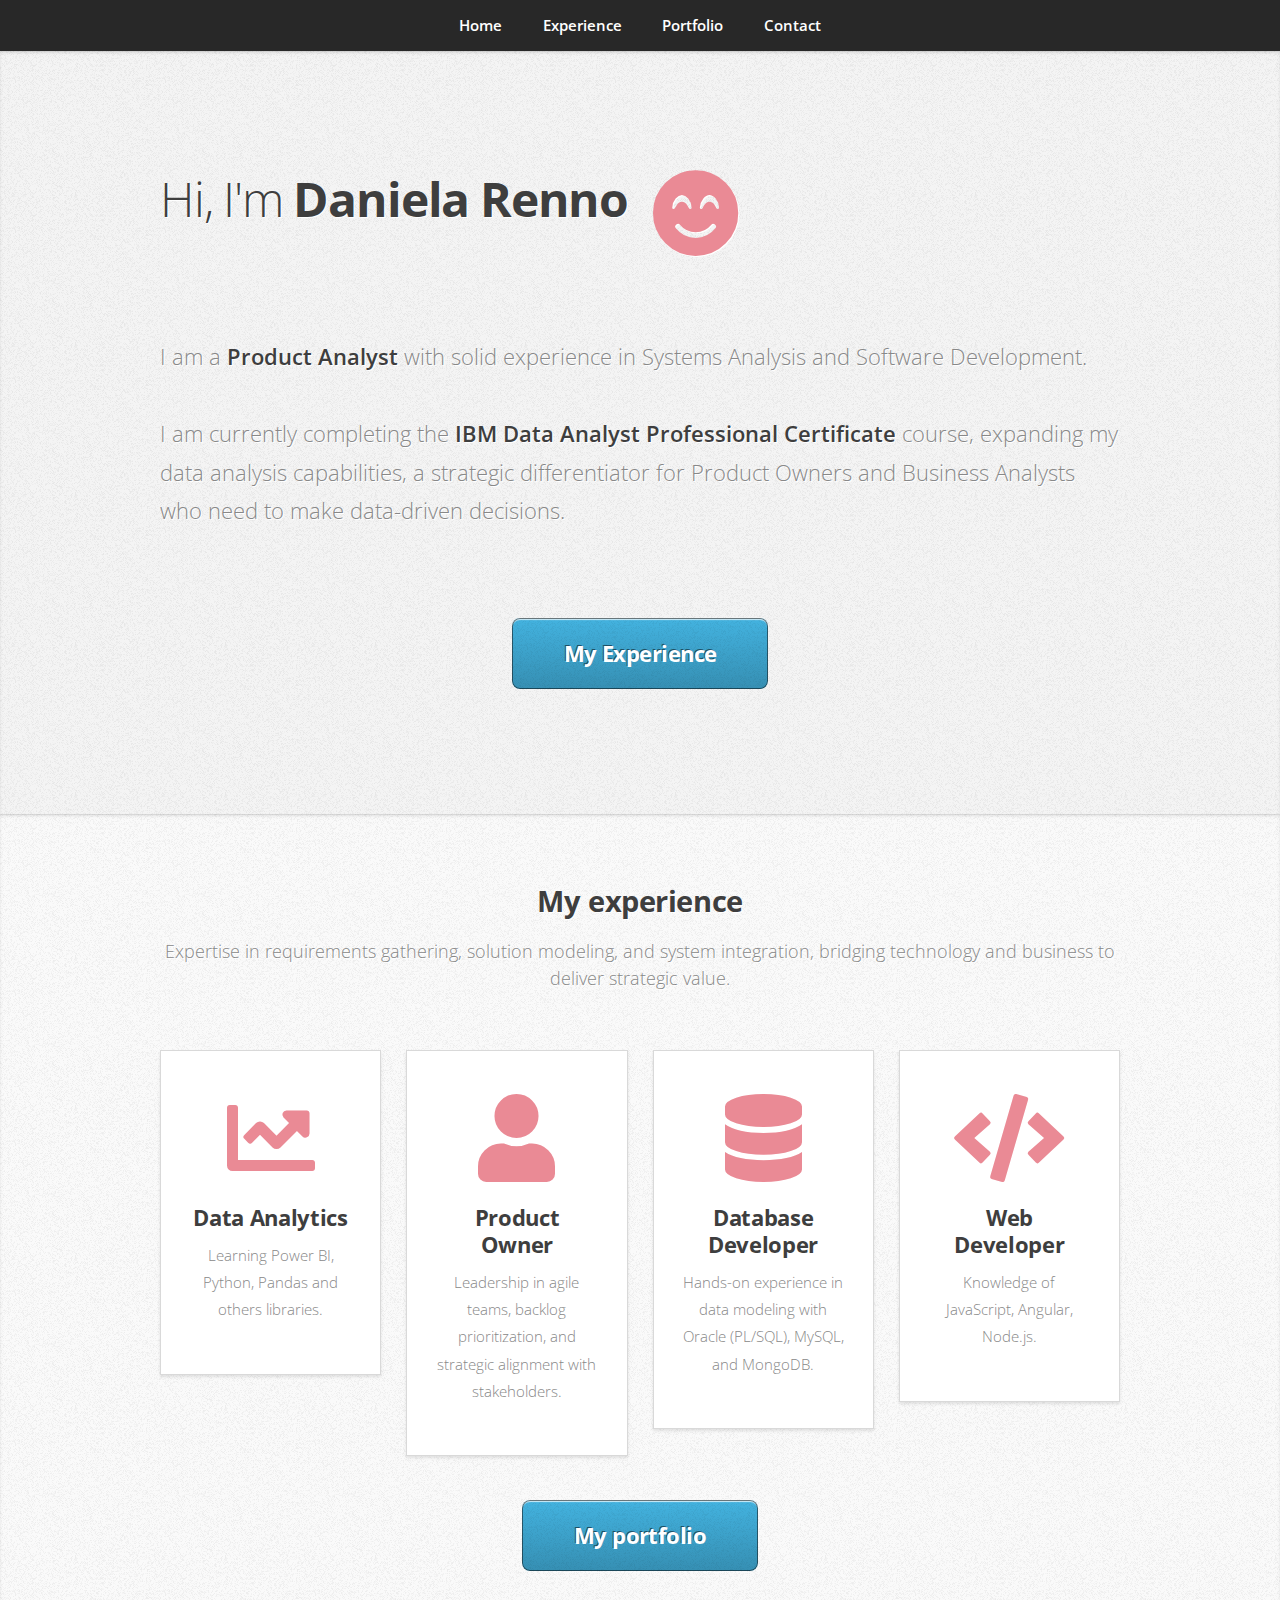
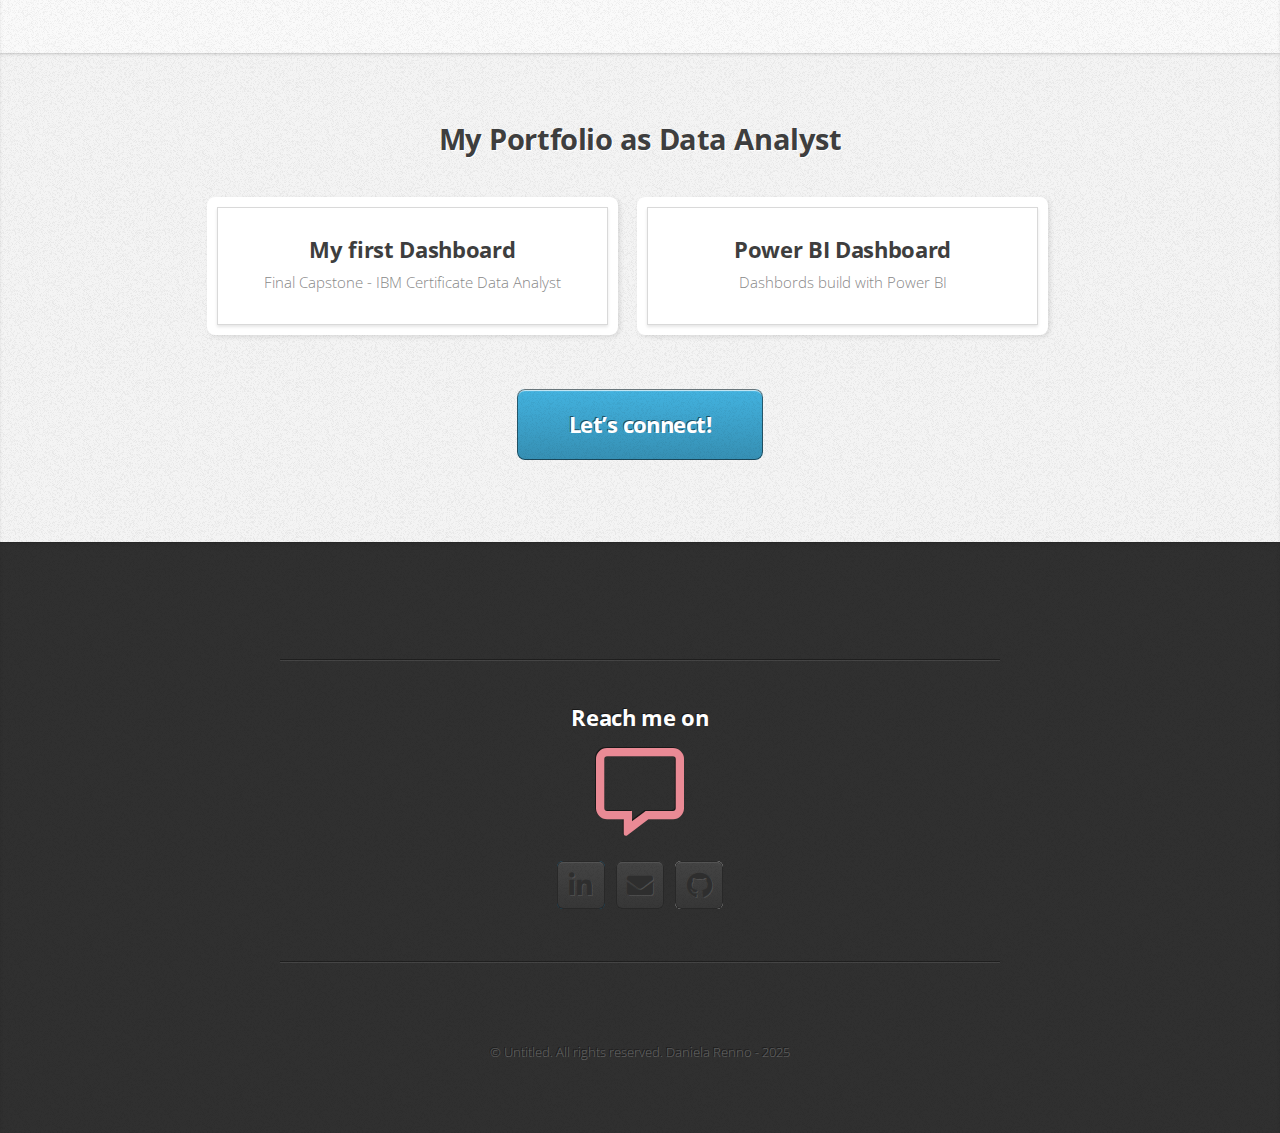
<file: index.html>
<!DOCTYPE HTML>
<!--
	Miniport by HTML5 UP
	html5up.net | @ajlkn
	Free for personal and commercial use under the CCA 3.0 license (html5up.net/license)
-->
<html>

<head>
	<title>Daniela Renno - Data Analyst</title>
	<meta charset="utf-8" />
	<meta name="viewport" content="width=device-width, initial-scale=1, user-scalable=no" />
	<link rel="stylesheet" href="assets/css/main.css" />
	<link rel="stylesheet" href="assets/css/style.css" />
</head>

<body class="is-preload">

	<!-- Nav -->
	<nav id="nav">
		<ul class="container">
			<li><a href="#top">Home</a></li>
			<li><a href="#work">Experience</a></li>
			<li><a href="#portfolio">Portfolio</a></li>
			<li><a href="#contact">Contact</a></li>
		</ul>
	</nav>

	<!-- Home -->
	<article id="top" class="wrapper style3">
		<div class="container ">
			<header>
				<div class="row">
					<h1>Hi, I'm <strong>Daniela Renno</strong> </h1>
					<span class="icon solid featured fa-smile-beam"></span>
				</div>

			</header>
			<div class="row">
				<p>
					I am a <b>Product Analyst</b> with solid experience in Systems Analysis and Software Development.
					<br><br>
					I am currently completing the <b>IBM Data Analyst Professional Certificate</b> course, expanding my
					data analysis capabilities, a strategic differentiator for Product Owners and Business Analysts who
					need
					to make data-driven decisions.
				</p>
				<!-- <p><a href="https://www.linkedin.com/in/danielarenno/">My LinkedIn</a>  </p> -->
			</div>

			<footer>
				<a href="#work" class="button large scrolly">My Experience</a>
			</footer>

		</div>
	</article>

	<!-- Work -->
	<article id="work" class="wrapper style2">
		<div class="container">
			<header>
				<h2>My experience</h2>
				<p>Expertise in requirements gathering, solution modeling, and system integration, bridging technology
					and business to deliver strategic value.</p>
			</header>
			<div class="row aln-center">
				<div class="col-3 col-6-medium col-12-small">
					<section class="box style1">
						<span class="icon solid featured fa-chart-line"></span>
						<h3>Data Analytics</h3>
						<p>Learning Power BI, Python, Pandas and others libraries.</p>
					</section>
				</div>

				<div class="col-3 col-6-medium col-12-small">
					<section class="box style1">
						<span class="icon solid featured fa-user"></span>
						<h3>Product Owner</h3>
						<p>Leadership in agile teams, backlog prioritization, and strategic alignment with stakeholders.
						</p>
					</section>
				</div>

				<div class="col-3 col-6-medium col-12-small">
					<section class="box style1">
						<span class="icon solid featured fa-database"></span>
						<!-- <span class="icon featured fa-comments"></span> -->
						<h3>Database Developer</h3>
						<p>Hands-on experience in data modeling with Oracle (PL/SQL), MySQL, and MongoDB.</p>
					</section>
				</div>

				<div class="col-3 col-6-medium col-12-small">
					<section class="box style1">
						<span class="icon solid featured fa-code"></span>
						<h3>Web Developer</h3>
						<p>Knowledge of JavaScript, Angular, Node.js.</p>
					</section>
				</div>
			</div>
			<footer>
				<a href="#portfolio" class="button large scrolly">My portfolio</a>
			</footer>
		</div>
	</article>

	<!-- Portfolio -->
	<article id="portfolio" class="wrapper style3">
		<div class="container">
			<header>
				<h2>My Portfolio as Data Analyst</h2>
				<!-- <p>Proin odio consequat sapien vestibulum consequat lorem dolore feugiat.</p> -->
			</header>
			<div class="row aln-center">
				<div class="col-5 col-6-medium col-12-small dashboard-card"
					onclick="window.location.href='dashboard_ibm.html';">
					<article class="box style2 ">
						<h3><a href="dashboard_ibm.html">My first Dashboard</a></h3>
						<p>Final Capstone - IBM Certificate Data Analyst</p>
					</article>
				</div>

				<div class="col-5 col-6-medium col-12-small dashboard-card"
					onclick="window.location.href='dashboard_ibm.html';">
					<article class="box style2 ">
						<h3><a href="dashboard_powerbi_hashtag.html">Power BI Dashboard</a></h3>
						<p>Dashbords build with Power BI</p>
					</article>
				</div>

				<!-- <div class="col-5 col-6-medium col-12-small dashboard-card dashboard-card-progress">
					<article class="box style2">
						<h3>Power BI</h3>
						<p><span class="icon solid fa-chart-line" style="margin-right: 8px;"></span>In progress
						</p>
					</article>
				</div> -->
			</div>
			<footer>
				<a href="#contact" class="button large scrolly">Let’s connect!</a>
			</footer>
		</div>
	</article>

	<!-- Contact -->
	<article id="contact" class="wrapper style4">
		<div class="container medium">
			<div class="row">
				<div class="col-12">
					<hr />
					<h3>Reach me on </h3>
					<span class="icon regular featured fa-message"></span>
					<ul class="social">
						<li><a href="https://www.linkedin.com/in/danielarenno/" target="_blank"
								class="icon brands fa-linkedin-in"><span class="label">LinkedIn</span></a></li>

						<li><a href="mailto:daniela.renno@gmail.com" target="_blank"
								class="icon solid fa-envelope"><span class="label">Gmail</span></a></li>

						<li><a href="https://github.com/RennoDani" target="_blank" 
							    class="icon brands fa-github"><span class="label">Github</span></a></li>
					</ul>
					<hr />
				</div>
			</div>
			<footer>
				<ul id="copyright">
					<li>&copy; Untitled. All rights reserved. Daniela Renno - 2025</li>
				</ul>
			</footer>
		</div>
	</article>

	<!-- Scripts -->
	<script src="assets/js/jquery.min.js"></script>
	<script src="assets/js/jquery.scrolly.min.js"></script>
	<script src="assets/js/browser.min.js"></script>
	<script src="assets/js/breakpoints.min.js"></script>
	<script src="assets/js/util.js"></script>
	<script src="assets/js/main.js"></script>

</body>

</html>
</file>
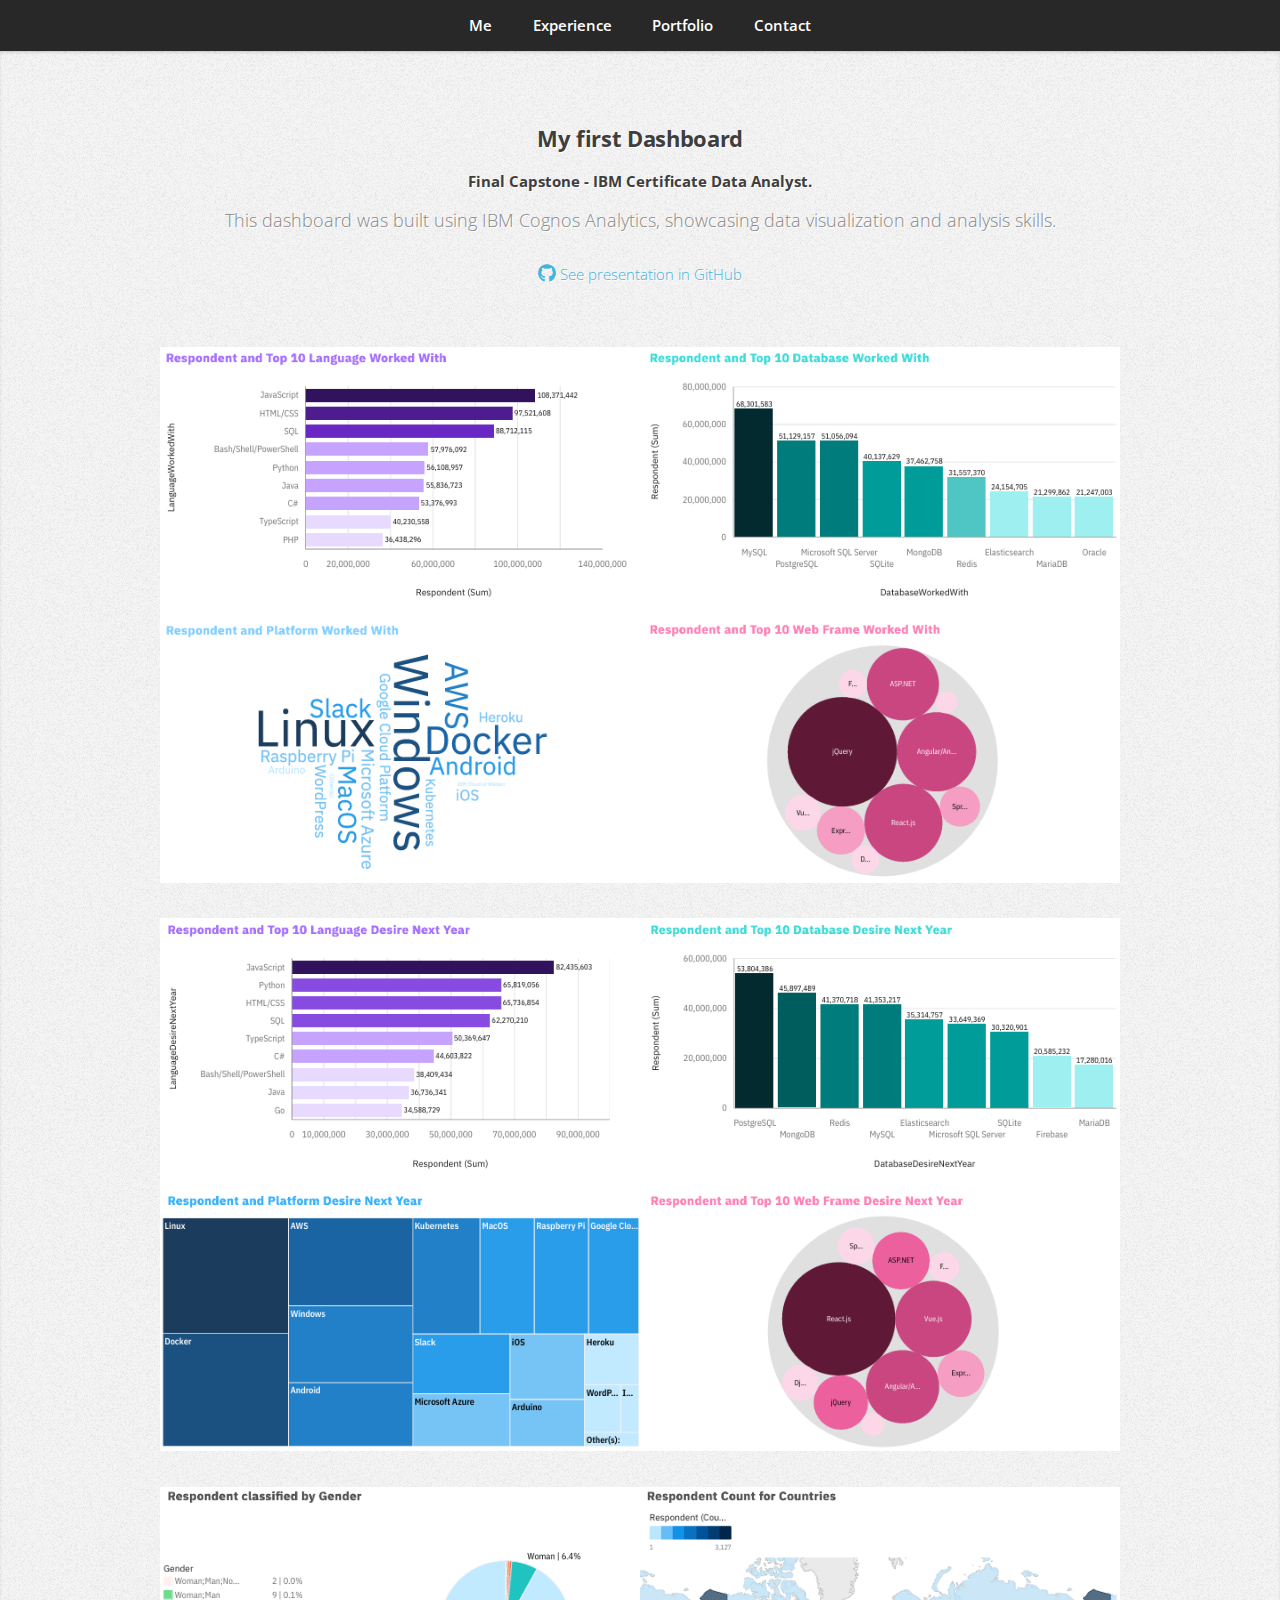
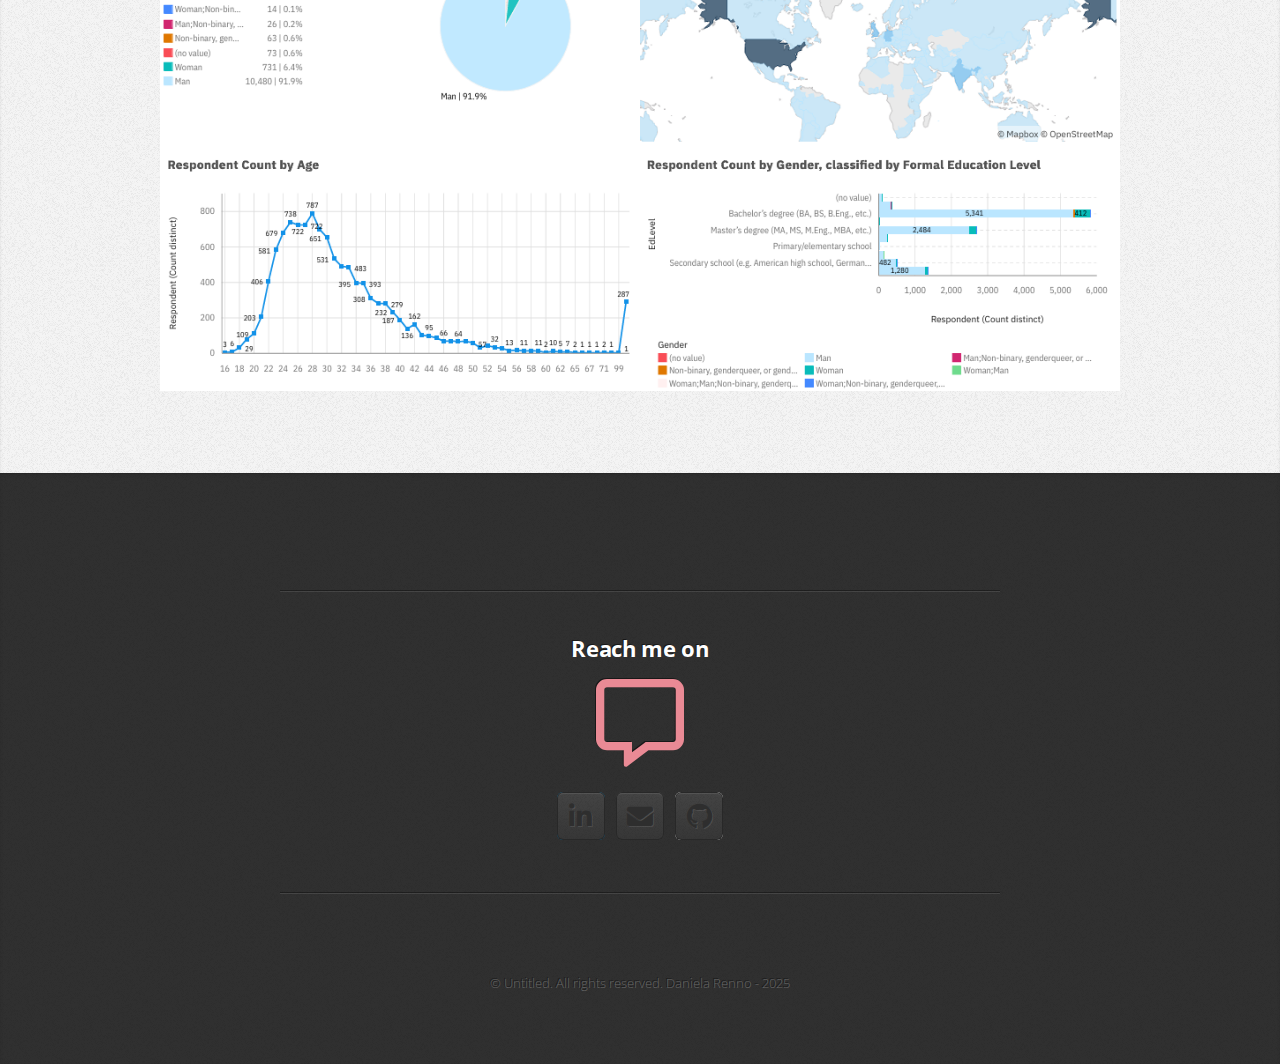
<file: dashboard_ibm.html>
<!DOCTYPE HTML>
<!--
	Miniport by HTML5 UP
	html5up.net | @ajlkn
	Free for personal and commercial use under the CCA 3.0 license (html5up.net/license)
-->
<html>

<head>
    <title>Daniela Renno - Portifolio</title>
    <meta charset="utf-8" />
    <meta name="viewport" content="width=device-width, initial-scale=1, user-scalable=no" />
    <link rel="stylesheet" href="assets/css/main.css" />
</head>

<body class="is-preload">
    <!-- Nav -->
    <nav id="nav">
        <ul class="container">
            <li><a href="index.html#top">Me</a></li>
            <li><a href="index.html#work">Experience</a></li>
            <li><a href="index.html#portfolio">Portfolio</a></li>
            <li><a href="index.html#contact">Contact</a></li>
        </ul>
    </nav>

    <article id="portfolio_ibm" class="wrapper style3">
        <div class="container">
            <header>
                <h3>My first Dashboard</h2>
                    <h4>Final Capstone - IBM Certificate Data Analyst.</h4>
                    <p>This dashboard was built using IBM Cognos Analytics, showcasing data visualization and analysis skills.</p>
                    <br>
                    <a class="icon brands fa-github"
                        href="https://github.com/RennoDani/Dashboard_CourseraDataAnalytics/blob/main/capstone-story-danielarenno.pdf" target="_blank">
                        See presentation in GitHub
                    </a>
            </header>
            <div>
                <img src="images/ibm_1.png" alt="IBM Final Capstone - Dashboard 1" style="width:100%;">
            </div>
            <br>
            <div>
                <img src="images/ibm_2.png" alt="IBM Final Capstone - Dashboard 1" style="width:100%;">
            </div>
            <br>
            <div>
                <img src="images/ibm_3.png" alt="IBM Final Capstone - Dashboard 1" style="width:100%;">
            </div>
        </div>
    </article>

    <!-- Contact -->
    <article id="contact" class="wrapper style4">
		<div class="container medium">
			<div class="row">
				<div class="col-12">
					<hr />
					<h3>Reach me on </h3>
					<span class="icon regular featured fa-message"></span>
					<ul class="social">
						<li><a href="https://www.linkedin.com/in/danielarenno/" target="_blank"
								class="icon brands fa-linkedin-in"><span class="label">LinkedIn</span></a></li>

						<li><a href="mailto:daniela.renno@gmail.com" target="_blank"
								class="icon solid fa-envelope"><span class="label">Gmail</span></a></li>

						<li><a href="https://github.com/RennoDani" target="_blank" 
							    class="icon brands fa-github"><span class="label">Github</span></a></li>
					</ul>
					<hr />
				</div>
			</div>
			<footer>
				<ul id="copyright">
					<li>&copy; Untitled. All rights reserved. Daniela Renno - 2025</li>
				</ul>
			</footer>
		</div>
	</article>

</body>

</html>
</file>
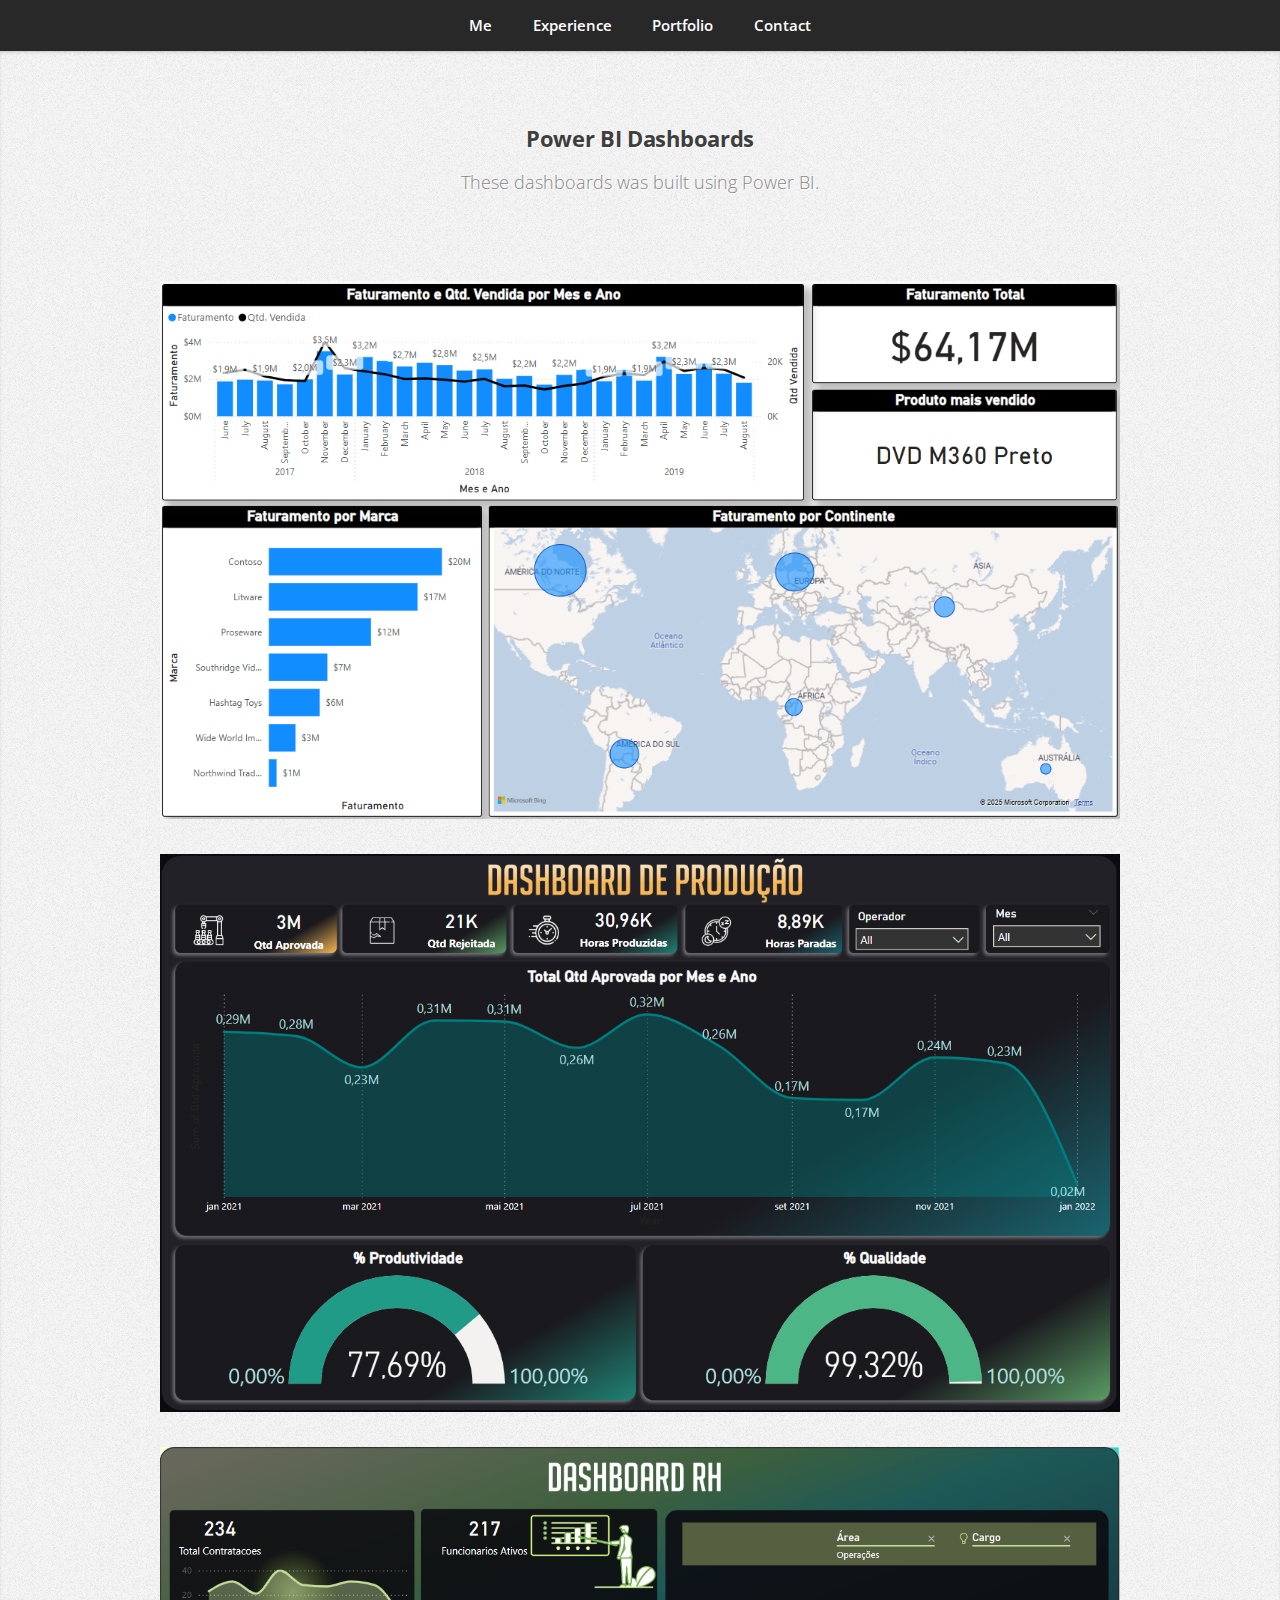
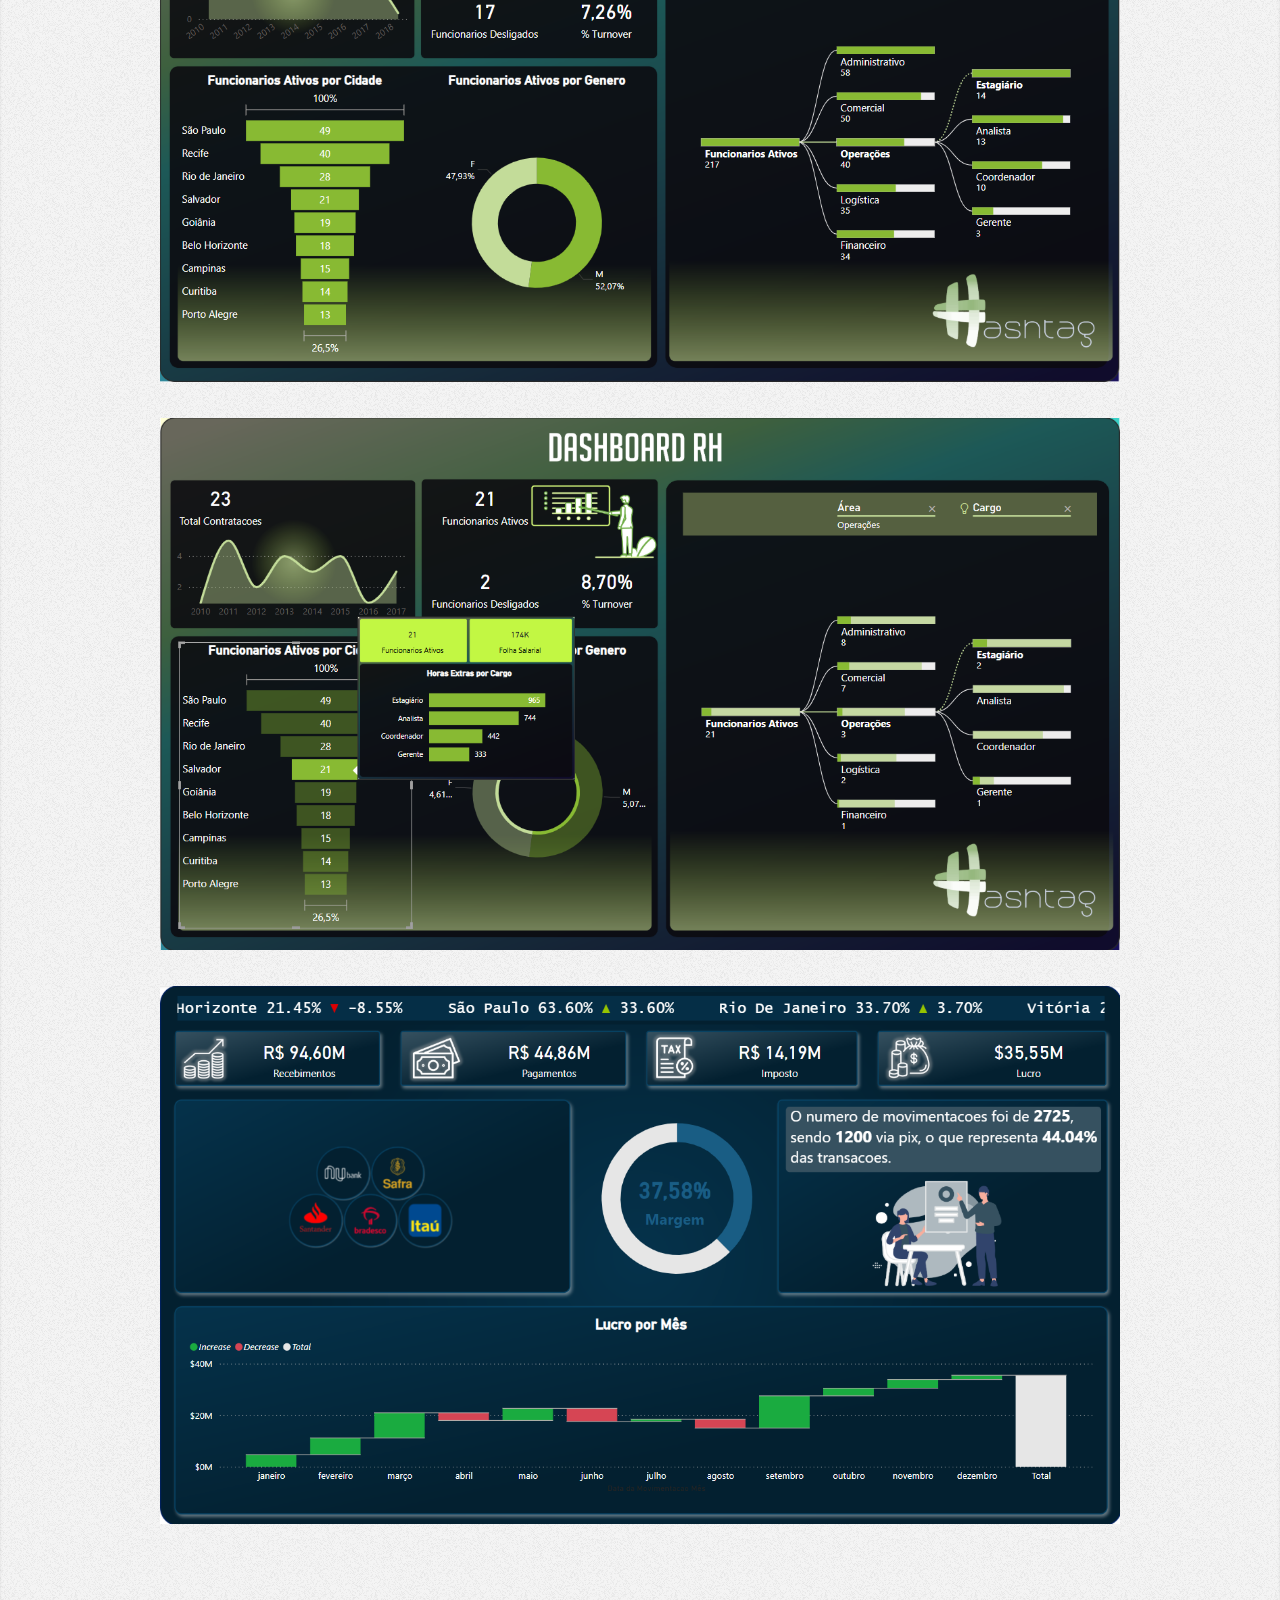
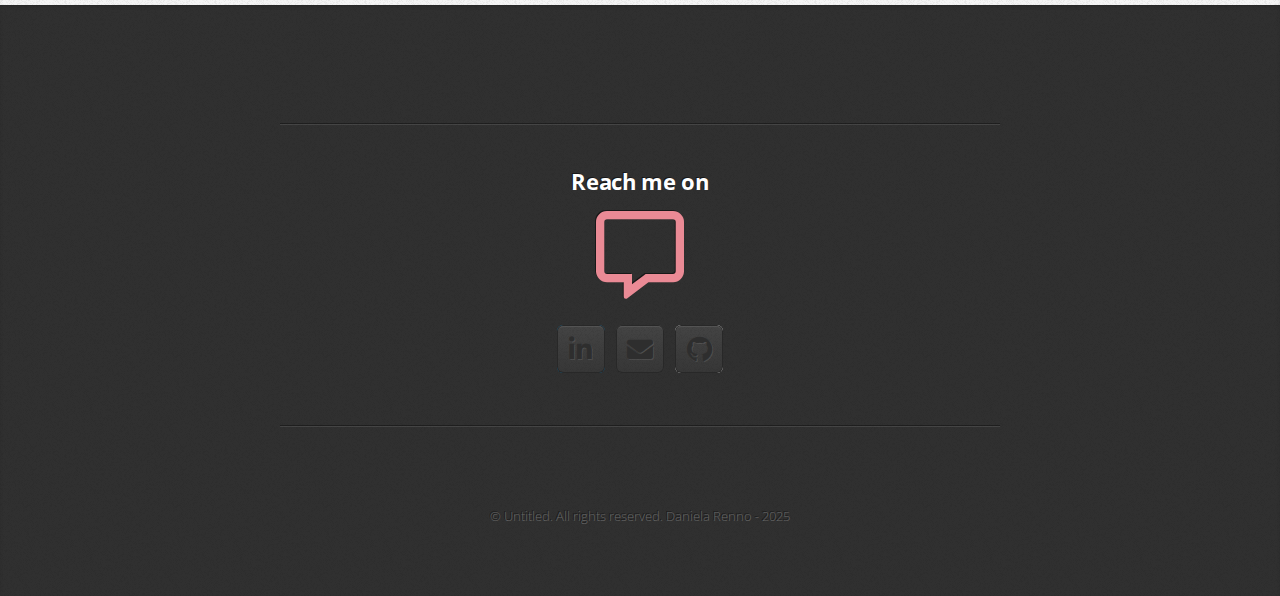
<file: dashboard_powerbi_hashtag.html>
<!DOCTYPE HTML>
<!--
	Miniport by HTML5 UP
	html5up.net | @ajlkn
	Free for personal and commercial use under the CCA 3.0 license (html5up.net/license)
-->
<html>

<head>
    <title>Daniela Renno - Portifolio</title>
    <meta charset="utf-8" />
    <meta name="viewport" content="width=device-width, initial-scale=1, user-scalable=no" />
    <link rel="stylesheet" href="assets/css/main.css" />
</head>

<body class="is-preload">
    <!-- Nav -->
    <nav id="nav">
        <ul class="container">
            <li><a href="index.html#top">Me</a></li>
            <li><a href="index.html#work">Experience</a></li>
            <li><a href="index.html#portfolio">Portfolio</a></li>
            <li><a href="index.html#contact">Contact</a></li>
        </ul>
    </nav>

    <article id="portfolio_ibm" class="wrapper style3">
        <div class="container">
            <header>
                <h3>Power BI Dashboards</h2>                    
                    <p>These dashboards was built using Power BI.</p>
                    <br>
            </header>
            <div>
                <img src="images/powerbi_hashtag_dashVendas_aula1.png" alt="Dashboard 1" style="width:100%;">
            </div>
            <br>
            <div>
                <img src="images/powerbi_hashtag_dashProducao_aula2.png" alt="Dashboard 2" style="width:100%;">
            </div>
            <br>
            <div>
                <img src="images/powerbi_hashtag_dashRH_aula3.png" alt="Dashboard 3" style="width:100%;">
            </div>
            <br>
            <div>
                <img src="images/powerbi_hashtag_dashRH_aula3_tooltip.png" alt="Dashboard 3 with Tooltip" style="width:100%;">
            </div>
            <br>
            <div>
                <img src="images/powerbi_hashtag_dashFinanceiro_aula4.png" alt="Dashboard 4" style="width:100%;">
            </div>
        </div>
    </article>

    <!-- Contact -->
    <article id="contact" class="wrapper style4">
		<div class="container medium">
			<div class="row">
				<div class="col-12">
					<hr />
					<h3>Reach me on </h3>
					<span class="icon regular featured fa-message"></span>
					<ul class="social">
						<li><a href="https://www.linkedin.com/in/danielarenno/" target="_blank"
								class="icon brands fa-linkedin-in"><span class="label">LinkedIn</span></a></li>

						<li><a href="mailto:daniela.renno@gmail.com" target="_blank"
								class="icon solid fa-envelope"><span class="label">Gmail</span></a></li>

						<li><a href="https://github.com/RennoDani" target="_blank" 
							    class="icon brands fa-github"><span class="label">Github</span></a></li>
					</ul>
					<hr />
				</div>
			</div>
			<footer>
				<ul id="copyright">
					<li>&copy; Untitled. All rights reserved. Daniela Renno - 2025</li>
				</ul>
			</footer>
		</div>
	</article>

</body>

</html>
</file>
<file: assets/css/style.css>
.dashboard-card {
    background-color: #fff;
    padding: 10px;
    margin: 1%;
    border-radius: 8px;
    box-shadow: 2px 2px 5px rgba(0, 0, 0, 0.1);
    transition: box-shadow 0.3s ease, transform 0.2s ease;
    cursor: pointer;
}

.dashboard-card-progress {
    font-style: italic;
    font-weight: bold;
    color: #db1f32;
    cursor: default;
}

.dashboard-card:hover {
    box-shadow: 4px 4px 10px rgba(0, 0, 0, 0.2);
    transform: translateY(-3px);
}
</file>
<file: assets/css/main.css>
@import url("https://fonts.googleapis.com/css?family=Open+Sans:300,300italic,600,600italic,700");
@import url("fontawesome-all.min.css");

/*
	Miniport by HTML5 UP
	html5up.net | @ajlkn
	Free for personal and commercial use under the CCA 3.0 license (html5up.net/license)
*/

html, body, div, span, applet, object,
iframe, h1, h2, h3, h4, h5, h6, p, blockquote,
pre, a, abbr, acronym, address, big, cite,
code, del, dfn, em, img, ins, kbd, q, s, samp,
small, strike, strong, sub, sup, tt, var, b,
u, i, center, dl, dt, dd, ol, ul, li, fieldset,
form, label, legend, table, caption, tbody,
tfoot, thead, tr, th, td, article, aside,
canvas, details, embed, figure, figcaption,
footer, header, hgroup, menu, nav, output, ruby,
section, summary, time, mark, audio, video {
	margin: 0;
	padding: 0;
	border: 0;
	font-size: 100%;
	font: inherit;
	vertical-align: baseline;}

article, aside, details, figcaption, figure,
footer, header, hgroup, menu, nav, section {
	display: block;}

body {
	line-height: 1;
}

ol, ul {
	list-style: none;
}

blockquote, q {
	quotes: none;
}

	blockquote:before, blockquote:after, q:before, q:after {
		content: '';
		content: none;
	}

table {
	border-collapse: collapse;
	border-spacing: 0;
}

body {
	-webkit-text-size-adjust: none;
}

mark {
	background-color: transparent;
	color: inherit;
}

input::-moz-focus-inner {
	border: 0;
	padding: 0;
}

input, select, textarea {
	-moz-appearance: none;
	-webkit-appearance: none;
	-ms-appearance: none;
	appearance: none;
}

/* Basic */

	html {
		box-sizing: border-box;
	}

	*, *:before, *:after {
		box-sizing: inherit;
	}

	body {
		padding-top: 3.5em;
	}

		body.is-preload *, body.is-preload *:before, body.is-preload *:after {
			-moz-animation: none !important;
			-webkit-animation: none !important;
			-ms-animation: none !important;
			animation: none !important;
			-moz-transition: none !important;
			-webkit-transition: none !important;
			-ms-transition: none !important;
			transition: none !important;
		}

	body, input, textarea, select {
		font-family: 'Open Sans', sans-serif;
		line-height: 1.85em;
		color: #888;
		font-weight: 300;
		font-size: 13pt;
	}

	a {
		-moz-transition: color .2s ease-in-out;
		-webkit-transition: color .2s ease-in-out;
		-ms-transition: color .2s ease-in-out;
		transition: color .2s ease-in-out;
		color: #43B3E0;
		text-decoration: underline;
	}

		a:hover {
			color: #43bff0 !important;
		}

		a img {
			border: 0;
		}

	b, strong {
		font-weight: 600;
		color: #3e3e3e;
	}

	i, em {
		font-style: italic;
	}

	sub {
		position: relative;
		top: 0.5em;
		font-size: 0.8em;
	}

	sup {
		position: relative;
		top: -0.5em;
		font-size: 0.8em;
	}

	blockquote {
		border-left: solid 0.75em #eee;
		padding: 1em 0 1em 1.5em;
		font-style: italic;
	}

	h1, h2, h3, h4, h5, h6 {
		color: #3e3e3e;
		margin: 0 0 0.75em 0;
	}

	h1 a, h2 a, h3 a, h4 a, h5 a, h6 a {
		text-decoration: none;
		color: inherit;
	}

	h2, h3, h4, h5, h6 {
		font-weight: 700;
	}

	h1 {
		font-size: 3.25em;
		letter-spacing: -0.025em;
		font-weight: 300;
	}

		h1 strong {
			font-weight: 700;
		}

	h2 {
		font-size: 2em;
		letter-spacing: -0.015em;
	}

	h3 {
		font-size: 1.5em;
		letter-spacing: -0.015em;
	}

	em, i {
		font-style: italic;
	}

	br.clear {
		clear: both;
	}

	hr {
		border: 0;
		border-top: solid 1px #444;
		border-top-color: rgba(0, 0, 0, 0.35);
		box-shadow: 0px 1px 0px 0px rgba(255, 255, 255, 0.1);
		height: 1px;
		margin: 3em 0;
	}

	p, ul, ol, dl, table {
		margin-bottom: 2em;
	}

	header {
		margin: 0 0 3em 0;
	}

		header > p {
			font-size: 1.25em;
			margin: 0;
		}

	footer {
		margin: 3em 0 0 0;
	}

		footer > p {
			font-size: 1.25em;
		}

/* Container */

	.container {
		margin: 0 auto;
		max-width: calc(100% - 50px);
		width: 1200px;
	}

		.container.medium {
			width: 900px;
		}

		@media screen and (max-width: 1680px) {

			.container {
				width: 1200px;
			}

				.container.medium {
					width: 900px;
				}

		}

		@media screen and (max-width: 1280px) {

			.container {
				width: 960px;
			}

				.container.medium {
					width: 720px;
				}

		}

		@media screen and (max-width: 980px) {

			.container {
				width: 100%;
			}

				.container.medium {
					width: 75%;
				}

		}

		@media screen and (max-width: 736px) {

			.container {
				width: 100%;
				max-width: calc(100% - 30px);
			}

				.container.medium {
					width: 100%;
				}

		}

/* Row */

	.row {
		display: flex;
		flex-wrap: wrap;
		box-sizing: border-box;
		align-items: stretch;
	}

		.row > * {
			box-sizing: border-box;
		}

		.row.gtr-uniform > * > :last-child {
			margin-bottom: 0;
		}

		.row.aln-left {
			justify-content: flex-start;
		}

		.row.aln-center {
			justify-content: center;
		}

		.row.aln-right {
			justify-content: flex-end;
		}

		.row.aln-top {
			align-items: flex-start;
		}

		.row.aln-middle {
			align-items: center;
		}

		.row.aln-bottom {
			align-items: flex-end;
		}

		.row > .imp {
			order: -1;
		}

		.row > .col-1 {
			width: 8.33333%;
		}

		.row > .off-1 {
			margin-left: 8.33333%;
		}

		.row > .col-2 {
			width: 16.66667%;
		}

		.row > .off-2 {
			margin-left: 16.66667%;
		}

		.row > .col-3 {
			width: 25%;
		}

		.row > .off-3 {
			margin-left: 25%;
		}

		.row > .col-4 {
			width: 33.33333%;
		}

		.row > .off-4 {
			margin-left: 33.33333%;
		}

		.row > .col-5 {
			width: 41.66667%;
		}

		.row > .off-5 {
			margin-left: 41.66667%;
		}

		.row > .col-6 {
			width: 50%;
		}

		.row > .off-6 {
			margin-left: 50%;
		}

		.row > .col-7 {
			width: 58.33333%;
		}

		.row > .off-7 {
			margin-left: 58.33333%;
		}

		.row > .col-8 {
			width: 66.66667%;
		}

		.row > .off-8 {
			margin-left: 66.66667%;
		}

		.row > .col-9 {
			width: 75%;
		}

		.row > .off-9 {
			margin-left: 75%;
		}

		.row > .col-10 {
			width: 83.33333%;
		}

		.row > .off-10 {
			margin-left: 83.33333%;
		}

		.row > .col-11 {
			width: 91.66667%;
		}

		.row > .off-11 {
			margin-left: 91.66667%;
		}

		.row > .col-12 {
			width: 100%;
		}

		.row > .off-12 {
			margin-left: 100%;
		}

		.row.gtr-0 {
			margin-top: 0px;
			margin-left: 0px;
		}

			.row.gtr-0 > * {
				padding: 0px 0 0 0px;
			}

			.row.gtr-0.gtr-uniform {
				margin-top: 0px;
			}

				.row.gtr-0.gtr-uniform > * {
					padding-top: 0px;
				}

		.row.gtr-25 {
			margin-top: -6.25px;
			margin-left: -6.25px;
		}

			.row.gtr-25 > * {
				padding: 6.25px 0 0 6.25px;
			}

			.row.gtr-25.gtr-uniform {
				margin-top: -6.25px;
			}

				.row.gtr-25.gtr-uniform > * {
					padding-top: 6.25px;
				}

		.row.gtr-50 {
			margin-top: -12.5px;
			margin-left: -12.5px;
		}

			.row.gtr-50 > * {
				padding: 12.5px 0 0 12.5px;
			}

			.row.gtr-50.gtr-uniform {
				margin-top: -12.5px;
			}

				.row.gtr-50.gtr-uniform > * {
					padding-top: 12.5px;
				}

		.row {
			margin-top: -25px;
			margin-left: -25px;
		}

			.row > * {
				padding: 25px 0 0 25px;
			}

			.row.gtr-uniform {
				margin-top: -25px;
			}

				.row.gtr-uniform > * {
					padding-top: 25px;
				}

		.row.gtr-150 {
			margin-top: -37.5px;
			margin-left: -37.5px;
		}

			.row.gtr-150 > * {
				padding: 37.5px 0 0 37.5px;
			}

			.row.gtr-150.gtr-uniform {
				margin-top: -37.5px;
			}

				.row.gtr-150.gtr-uniform > * {
					padding-top: 37.5px;
				}

		.row.gtr-200 {
			margin-top: -50px;
			margin-left: -50px;
		}

			.row.gtr-200 > * {
				padding: 50px 0 0 50px;
			}

			.row.gtr-200.gtr-uniform {
				margin-top: -50px;
			}

				.row.gtr-200.gtr-uniform > * {
					padding-top: 50px;
				}

		@media screen and (max-width: 1680px) {

			.row {
				display: flex;
				flex-wrap: wrap;
				box-sizing: border-box;
				align-items: stretch;
			}

				.row > * {
					box-sizing: border-box;
				}

				.row.gtr-uniform > * > :last-child {
					margin-bottom: 0;
				}

				.row.aln-left {
					justify-content: flex-start;
				}

				.row.aln-center {
					justify-content: center;
				}

				.row.aln-right {
					justify-content: flex-end;
				}

				.row.aln-top {
					align-items: flex-start;
				}

				.row.aln-middle {
					align-items: center;
				}

				.row.aln-bottom {
					align-items: flex-end;
				}

				.row > .imp-xlarge {
					order: -1;
				}

				.row > .col-1-xlarge {
					width: 8.33333%;
				}

				.row > .off-1-xlarge {
					margin-left: 8.33333%;
				}

				.row > .col-2-xlarge {
					width: 16.66667%;
				}

				.row > .off-2-xlarge {
					margin-left: 16.66667%;
				}

				.row > .col-3-xlarge {
					width: 25%;
				}

				.row > .off-3-xlarge {
					margin-left: 25%;
				}

				.row > .col-4-xlarge {
					width: 33.33333%;
				}

				.row > .off-4-xlarge {
					margin-left: 33.33333%;
				}

				.row > .col-5-xlarge {
					width: 41.66667%;
				}

				.row > .off-5-xlarge {
					margin-left: 41.66667%;
				}

				.row > .col-6-xlarge {
					width: 50%;
				}

				.row > .off-6-xlarge {
					margin-left: 50%;
				}

				.row > .col-7-xlarge {
					width: 58.33333%;
				}

				.row > .off-7-xlarge {
					margin-left: 58.33333%;
				}

				.row > .col-8-xlarge {
					width: 66.66667%;
				}

				.row > .off-8-xlarge {
					margin-left: 66.66667%;
				}

				.row > .col-9-xlarge {
					width: 75%;
				}

				.row > .off-9-xlarge {
					margin-left: 75%;
				}

				.row > .col-10-xlarge {
					width: 83.33333%;
				}

				.row > .off-10-xlarge {
					margin-left: 83.33333%;
				}

				.row > .col-11-xlarge {
					width: 91.66667%;
				}

				.row > .off-11-xlarge {
					margin-left: 91.66667%;
				}

				.row > .col-12-xlarge {
					width: 100%;
				}

				.row > .off-12-xlarge {
					margin-left: 100%;
				}

				.row.gtr-0 {
					margin-top: 0px;
					margin-left: 0px;
				}

					.row.gtr-0 > * {
						padding: 0px 0 0 0px;
					}

					.row.gtr-0.gtr-uniform {
						margin-top: 0px;
					}

						.row.gtr-0.gtr-uniform > * {
							padding-top: 0px;
						}

				.row.gtr-25 {
					margin-top: -6.25px;
					margin-left: -6.25px;
				}

					.row.gtr-25 > * {
						padding: 6.25px 0 0 6.25px;
					}

					.row.gtr-25.gtr-uniform {
						margin-top: -6.25px;
					}

						.row.gtr-25.gtr-uniform > * {
							padding-top: 6.25px;
						}

				.row.gtr-50 {
					margin-top: -12.5px;
					margin-left: -12.5px;
				}

					.row.gtr-50 > * {
						padding: 12.5px 0 0 12.5px;
					}

					.row.gtr-50.gtr-uniform {
						margin-top: -12.5px;
					}

						.row.gtr-50.gtr-uniform > * {
							padding-top: 12.5px;
						}

				.row {
					margin-top: -25px;
					margin-left: -25px;
				}

					.row > * {
						padding: 25px 0 0 25px;
					}

					.row.gtr-uniform {
						margin-top: -25px;
					}

						.row.gtr-uniform > * {
							padding-top: 25px;
						}

				.row.gtr-150 {
					margin-top: -37.5px;
					margin-left: -37.5px;
				}

					.row.gtr-150 > * {
						padding: 37.5px 0 0 37.5px;
					}

					.row.gtr-150.gtr-uniform {
						margin-top: -37.5px;
					}

						.row.gtr-150.gtr-uniform > * {
							padding-top: 37.5px;
						}

				.row.gtr-200 {
					margin-top: -50px;
					margin-left: -50px;
				}

					.row.gtr-200 > * {
						padding: 50px 0 0 50px;
					}

					.row.gtr-200.gtr-uniform {
						margin-top: -50px;
					}

						.row.gtr-200.gtr-uniform > * {
							padding-top: 50px;
						}

		}

		@media screen and (max-width: 1280px) {

			.row {
				display: flex;
				flex-wrap: wrap;
				box-sizing: border-box;
				align-items: stretch;
			}

				.row > * {
					box-sizing: border-box;
				}

				.row.gtr-uniform > * > :last-child {
					margin-bottom: 0;
				}

				.row.aln-left {
					justify-content: flex-start;
				}

				.row.aln-center {
					justify-content: center;
				}

				.row.aln-right {
					justify-content: flex-end;
				}

				.row.aln-top {
					align-items: flex-start;
				}

				.row.aln-middle {
					align-items: center;
				}

				.row.aln-bottom {
					align-items: flex-end;
				}

				.row > .imp-large {
					order: -1;
				}

				.row > .col-1-large {
					width: 8.33333%;
				}

				.row > .off-1-large {
					margin-left: 8.33333%;
				}

				.row > .col-2-large {
					width: 16.66667%;
				}

				.row > .off-2-large {
					margin-left: 16.66667%;
				}

				.row > .col-3-large {
					width: 25%;
				}

				.row > .off-3-large {
					margin-left: 25%;
				}

				.row > .col-4-large {
					width: 33.33333%;
				}

				.row > .off-4-large {
					margin-left: 33.33333%;
				}

				.row > .col-5-large {
					width: 41.66667%;
				}

				.row > .off-5-large {
					margin-left: 41.66667%;
				}

				.row > .col-6-large {
					width: 50%;
				}

				.row > .off-6-large {
					margin-left: 50%;
				}

				.row > .col-7-large {
					width: 58.33333%;
				}

				.row > .off-7-large {
					margin-left: 58.33333%;
				}

				.row > .col-8-large {
					width: 66.66667%;
				}

				.row > .off-8-large {
					margin-left: 66.66667%;
				}

				.row > .col-9-large {
					width: 75%;
				}

				.row > .off-9-large {
					margin-left: 75%;
				}

				.row > .col-10-large {
					width: 83.33333%;
				}

				.row > .off-10-large {
					margin-left: 83.33333%;
				}

				.row > .col-11-large {
					width: 91.66667%;
				}

				.row > .off-11-large {
					margin-left: 91.66667%;
				}

				.row > .col-12-large {
					width: 100%;
				}

				.row > .off-12-large {
					margin-left: 100%;
				}

				.row.gtr-0 {
					margin-top: 0px;
					margin-left: 0px;
				}

					.row.gtr-0 > * {
						padding: 0px 0 0 0px;
					}

					.row.gtr-0.gtr-uniform {
						margin-top: 0px;
					}

						.row.gtr-0.gtr-uniform > * {
							padding-top: 0px;
						}

				.row.gtr-25 {
					margin-top: -6.25px;
					margin-left: -6.25px;
				}

					.row.gtr-25 > * {
						padding: 6.25px 0 0 6.25px;
					}

					.row.gtr-25.gtr-uniform {
						margin-top: -6.25px;
					}

						.row.gtr-25.gtr-uniform > * {
							padding-top: 6.25px;
						}

				.row.gtr-50 {
					margin-top: -12.5px;
					margin-left: -12.5px;
				}

					.row.gtr-50 > * {
						padding: 12.5px 0 0 12.5px;
					}

					.row.gtr-50.gtr-uniform {
						margin-top: -12.5px;
					}

						.row.gtr-50.gtr-uniform > * {
							padding-top: 12.5px;
						}

				.row {
					margin-top: -25px;
					margin-left: -25px;
				}

					.row > * {
						padding: 25px 0 0 25px;
					}

					.row.gtr-uniform {
						margin-top: -25px;
					}

						.row.gtr-uniform > * {
							padding-top: 25px;
						}

				.row.gtr-150 {
					margin-top: -37.5px;
					margin-left: -37.5px;
				}

					.row.gtr-150 > * {
						padding: 37.5px 0 0 37.5px;
					}

					.row.gtr-150.gtr-uniform {
						margin-top: -37.5px;
					}

						.row.gtr-150.gtr-uniform > * {
							padding-top: 37.5px;
						}

				.row.gtr-200 {
					margin-top: -50px;
					margin-left: -50px;
				}

					.row.gtr-200 > * {
						padding: 50px 0 0 50px;
					}

					.row.gtr-200.gtr-uniform {
						margin-top: -50px;
					}

						.row.gtr-200.gtr-uniform > * {
							padding-top: 50px;
						}

		}

		@media screen and (max-width: 980px) {

			.row {
				display: flex;
				flex-wrap: wrap;
				box-sizing: border-box;
				align-items: stretch;
			}

				.row > * {
					box-sizing: border-box;
				}

				.row.gtr-uniform > * > :last-child {
					margin-bottom: 0;
				}

				.row.aln-left {
					justify-content: flex-start;
				}

				.row.aln-center {
					justify-content: center;
				}

				.row.aln-right {
					justify-content: flex-end;
				}

				.row.aln-top {
					align-items: flex-start;
				}

				.row.aln-middle {
					align-items: center;
				}

				.row.aln-bottom {
					align-items: flex-end;
				}

				.row > .imp-medium {
					order: -1;
				}

				.row > .col-1-medium {
					width: 8.33333%;
				}

				.row > .off-1-medium {
					margin-left: 8.33333%;
				}

				.row > .col-2-medium {
					width: 16.66667%;
				}

				.row > .off-2-medium {
					margin-left: 16.66667%;
				}

				.row > .col-3-medium {
					width: 25%;
				}

				.row > .off-3-medium {
					margin-left: 25%;
				}

				.row > .col-4-medium {
					width: 33.33333%;
				}

				.row > .off-4-medium {
					margin-left: 33.33333%;
				}

				.row > .col-5-medium {
					width: 41.66667%;
				}

				.row > .off-5-medium {
					margin-left: 41.66667%;
				}

				.row > .col-6-medium {
					width: 50%;
				}

				.row > .off-6-medium {
					margin-left: 50%;
				}

				.row > .col-7-medium {
					width: 58.33333%;
				}

				.row > .off-7-medium {
					margin-left: 58.33333%;
				}

				.row > .col-8-medium {
					width: 66.66667%;
				}

				.row > .off-8-medium {
					margin-left: 66.66667%;
				}

				.row > .col-9-medium {
					width: 75%;
				}

				.row > .off-9-medium {
					margin-left: 75%;
				}

				.row > .col-10-medium {
					width: 83.33333%;
				}

				.row > .off-10-medium {
					margin-left: 83.33333%;
				}

				.row > .col-11-medium {
					width: 91.66667%;
				}

				.row > .off-11-medium {
					margin-left: 91.66667%;
				}

				.row > .col-12-medium {
					width: 100%;
				}

				.row > .off-12-medium {
					margin-left: 100%;
				}

				.row.gtr-0 {
					margin-top: 0px;
					margin-left: 0px;
				}

					.row.gtr-0 > * {
						padding: 0px 0 0 0px;
					}

					.row.gtr-0.gtr-uniform {
						margin-top: 0px;
					}

						.row.gtr-0.gtr-uniform > * {
							padding-top: 0px;
						}

				.row.gtr-25 {
					margin-top: -6.25px;
					margin-left: -6.25px;
				}

					.row.gtr-25 > * {
						padding: 6.25px 0 0 6.25px;
					}

					.row.gtr-25.gtr-uniform {
						margin-top: -6.25px;
					}

						.row.gtr-25.gtr-uniform > * {
							padding-top: 6.25px;
						}

				.row.gtr-50 {
					margin-top: -12.5px;
					margin-left: -12.5px;
				}

					.row.gtr-50 > * {
						padding: 12.5px 0 0 12.5px;
					}

					.row.gtr-50.gtr-uniform {
						margin-top: -12.5px;
					}

						.row.gtr-50.gtr-uniform > * {
							padding-top: 12.5px;
						}

				.row {
					margin-top: -25px;
					margin-left: -25px;
				}

					.row > * {
						padding: 25px 0 0 25px;
					}

					.row.gtr-uniform {
						margin-top: -25px;
					}

						.row.gtr-uniform > * {
							padding-top: 25px;
						}

				.row.gtr-150 {
					margin-top: -37.5px;
					margin-left: -37.5px;
				}

					.row.gtr-150 > * {
						padding: 37.5px 0 0 37.5px;
					}

					.row.gtr-150.gtr-uniform {
						margin-top: -37.5px;
					}

						.row.gtr-150.gtr-uniform > * {
							padding-top: 37.5px;
						}

				.row.gtr-200 {
					margin-top: -50px;
					margin-left: -50px;
				}

					.row.gtr-200 > * {
						padding: 50px 0 0 50px;
					}

					.row.gtr-200.gtr-uniform {
						margin-top: -50px;
					}

						.row.gtr-200.gtr-uniform > * {
							padding-top: 50px;
						}

		}

		@media screen and (max-width: 736px) {

			.row {
				display: flex;
				flex-wrap: wrap;
				box-sizing: border-box;
				align-items: stretch;
			}

				.row > * {
					box-sizing: border-box;
				}

				.row.gtr-uniform > * > :last-child {
					margin-bottom: 0;
				}

				.row.aln-left {
					justify-content: flex-start;
				}

				.row.aln-center {
					justify-content: center;
				}

				.row.aln-right {
					justify-content: flex-end;
				}

				.row.aln-top {
					align-items: flex-start;
				}

				.row.aln-middle {
					align-items: center;
				}

				.row.aln-bottom {
					align-items: flex-end;
				}

				.row > .imp-small {
					order: -1;
				}

				.row > .col-1-small {
					width: 8.33333%;
				}

				.row > .off-1-small {
					margin-left: 8.33333%;
				}

				.row > .col-2-small {
					width: 16.66667%;
				}

				.row > .off-2-small {
					margin-left: 16.66667%;
				}

				.row > .col-3-small {
					width: 25%;
				}

				.row > .off-3-small {
					margin-left: 25%;
				}

				.row > .col-4-small {
					width: 33.33333%;
				}

				.row > .off-4-small {
					margin-left: 33.33333%;
				}

				.row > .col-5-small {
					width: 41.66667%;
				}

				.row > .off-5-small {
					margin-left: 41.66667%;
				}

				.row > .col-6-small {
					width: 50%;
				}

				.row > .off-6-small {
					margin-left: 50%;
				}

				.row > .col-7-small {
					width: 58.33333%;
				}

				.row > .off-7-small {
					margin-left: 58.33333%;
				}

				.row > .col-8-small {
					width: 66.66667%;
				}

				.row > .off-8-small {
					margin-left: 66.66667%;
				}

				.row > .col-9-small {
					width: 75%;
				}

				.row > .off-9-small {
					margin-left: 75%;
				}

				.row > .col-10-small {
					width: 83.33333%;
				}

				.row > .off-10-small {
					margin-left: 83.33333%;
				}

				.row > .col-11-small {
					width: 91.66667%;
				}

				.row > .off-11-small {
					margin-left: 91.66667%;
				}

				.row > .col-12-small {
					width: 100%;
				}

				.row > .off-12-small {
					margin-left: 100%;
				}

				.row.gtr-0 {
					margin-top: 0px;
					margin-left: 0px;
				}

					.row.gtr-0 > * {
						padding: 0px 0 0 0px;
					}

					.row.gtr-0.gtr-uniform {
						margin-top: 0px;
					}

						.row.gtr-0.gtr-uniform > * {
							padding-top: 0px;
						}

				.row.gtr-25 {
					margin-top: -3.75px;
					margin-left: -3.75px;
				}

					.row.gtr-25 > * {
						padding: 3.75px 0 0 3.75px;
					}

					.row.gtr-25.gtr-uniform {
						margin-top: -3.75px;
					}

						.row.gtr-25.gtr-uniform > * {
							padding-top: 3.75px;
						}

				.row.gtr-50 {
					margin-top: -7.5px;
					margin-left: -7.5px;
				}

					.row.gtr-50 > * {
						padding: 7.5px 0 0 7.5px;
					}

					.row.gtr-50.gtr-uniform {
						margin-top: -7.5px;
					}

						.row.gtr-50.gtr-uniform > * {
							padding-top: 7.5px;
						}

				.row {
					margin-top: -15px;
					margin-left: -15px;
				}

					.row > * {
						padding: 15px 0 0 15px;
					}

					.row.gtr-uniform {
						margin-top: -15px;
					}

						.row.gtr-uniform > * {
							padding-top: 15px;
						}

				.row.gtr-150 {
					margin-top: -22.5px;
					margin-left: -22.5px;
				}

					.row.gtr-150 > * {
						padding: 22.5px 0 0 22.5px;
					}

					.row.gtr-150.gtr-uniform {
						margin-top: -22.5px;
					}

						.row.gtr-150.gtr-uniform > * {
							padding-top: 22.5px;
						}

				.row.gtr-200 {
					margin-top: -30px;
					margin-left: -30px;
				}

					.row.gtr-200 > * {
						padding: 30px 0 0 30px;
					}

					.row.gtr-200.gtr-uniform {
						margin-top: -30px;
					}

						.row.gtr-200.gtr-uniform > * {
							padding-top: 30px;
						}

		}

/* Form */

	form label {
		color: #3e3e3e;
		font-weight: 700;
		display: block;
		margin: 0 0 0.5em 0;
	}

	form input[type=text],
	form input[type=email],
	form input[type=password],
	form select,
	form textarea {
		-moz-transition: background .2s ease-in-out, box-shadow .2s ease-in-out;
		-webkit-transition: background .2s ease-in-out, box-shadow .2s ease-in-out;
		-ms-transition: background .2s ease-in-out, box-shadow .2s ease-in-out;
		transition: background .2s ease-in-out, box-shadow .2s ease-in-out;
		-webkit-appearance: none;
		display: block;
		border: 0;
		padding: 0.75em;
		font-size: 1em;
		border-radius: 8px;
		border: solid 1px #ddd;
		background: #fff;
		color: #bbb;
		box-shadow: inset 0px 2px 3px 1px rgba(0, 0, 0, 0.05), 0px 1px 0px 0px rgba(255, 255, 255, 0.025);
		width: 100%;
	}

		form input[type=text]:focus,
		form input[type=email]:focus,
		form input[type=password]:focus,
		form select:focus,
		form textarea:focus {
			background: #fafafa;
			box-shadow: inset 0px 2px 5px 0px rgba(0, 0, 0, 0.05), 0px 1px 0px 0px rgba(255, 255, 255, 0.025), inset 0px 0px 2px 1px #43bff0;
		}

	form textarea {
		height: 15em;
	}

	form .actions:last-child {
		margin-bottom: 0;
	}

	form ::-webkit-input-placeholder {
		color: #555 !important;
	}

	form :-moz-placeholder {
		color: #555 !important;
	}

	form ::-moz-placeholder {
		color: #555 !important;
	}

	form :-ms-input-placeholder {
		color: #555 !important;
	}

	form ::-moz-focus-inner {
		border: 0;
	}

/* Tables */

	table {
		width: 100%;
	}

		table.default {
			width: 100%;
		}

			table.default tr {
				border-top: solid 1px #eee;
			}

				table.default tr:first-child {
					border-top: 0;
				}

			table.default td {
				padding: 0.5em 1em 0.5em 1em;
			}

			table.default th {
				text-align: left;
				padding: 0.5em 1em 0.5em 1em;
				font-weight: 600;
				margin: 0 0 1em 0;
			}

			table.default thead {
				background: #4f4f4f;
				color: #fff;
			}

/* Section/Article */

	section, article {
		margin-bottom: 3em;
	}

	section > :last-child,
	article > :last-child,
	section:last-child,
	article:last-child {
		margin-bottom: 0;
	}

/* Image */

	.image {
		display: inline-block;
		position: relative;
	}

		.image img {
			display: block;
			width: 100%;
		}

		.image.fit {
			display: block;
			width: 100%;
		}

		.image.featured {
			display: block;
			width: 100%;
			margin: 0 0 2em 0;
		}

		.image.left {
			float: left;
			margin: 0 2em 2em 0;
		}

		.image.centered {
			display: block;
			margin: 0 0 2em 0;
		}

			.image.centered img {
				margin: 0 auto;
				width: auto;
			}

/* Button */

	input[type="button"],
	input[type="submit"],
	input[type="reset"],
	button,
	.button {
		background-image: url("images/bg.png"), -moz-linear-gradient(top, rgba(0, 0, 0, 0), rgba(0, 0, 0, 0.2));
		background-image: url("images/bg.png"), -webkit-linear-gradient(top, rgba(0, 0, 0, 0), rgba(0, 0, 0, 0.2));
		background-image: url("images/bg.png"), -ms-linear-gradient(top, rgba(0, 0, 0, 0), rgba(0, 0, 0, 0.2));
		background-image: url("images/bg.png"), linear-gradient(top, rgba(0, 0, 0, 0), rgba(0, 0, 0, 0.2));
		-moz-transition: background-color .2s ease-in-out;
		-webkit-transition: background-color .2s ease-in-out;
		-ms-transition: background-color .2s ease-in-out;
		transition: background-color .2s ease-in-out;
		-webkit-appearance: none;
		position: relative;
		display: inline-block;
		color: #fff !important;
		text-decoration: none;
		font-weight: 700;
		border: 0;
		outline: 0;
		cursor: pointer;
		border-radius: 8px;
		text-shadow: -1px -1px 0.5px rgba(0, 0, 0, 0.5);
		overflow: hidden;
		box-shadow: inset 0px 0px 0px 1px rgba(0, 0, 0, 0.5), inset 0px 2px 1px 0px rgba(255, 255, 255, 0.75);
		background-color: #43B3E0;
		padding: 1em 2.35em 1em 2.35em;
		font-size: 1.1em;
		max-width: 24em;
	}

		input[type="button"]:hover,
		input[type="submit"]:hover,
		input[type="reset"]:hover,
		button:hover,
		.button:hover {
			background-color: #43bff0;
			color: #fff !important;
		}

		input[type="button"]:active,
		input[type="submit"]:active,
		input[type="reset"]:active,
		button:active,
		.button:active {
			background-color: #3BA8D3;
			top: 1px;
		}

		input[type="button"].large,
		input[type="submit"].large,
		input[type="reset"].large,
		button.large,
		.button.large {
			font-size: 1.5em;
			letter-spacing: -0.025em;
		}

		input[type="button"].alt,
		input[type="submit"].alt,
		input[type="reset"].alt,
		button.alt,
		.button.alt {
			background-color: #444;
			box-shadow: inset 0px 0px 0px 1px #242424, inset 0px 2px 1px 0px rgba(255, 255, 255, 0.2);
		}

			input[type="button"].alt:hover,
			input[type="submit"].alt:hover,
			input[type="reset"].alt:hover,
			button.alt:hover,
			.button.alt:hover {
				background-color: #4f4f4f;
				color: #fff !important;
			}

			input[type="button"].alt:active,
			input[type="submit"].alt:active,
			input[type="reset"].alt:active,
			button.alt:active,
			.button.alt:active {
				background-color: #3f3f3f;
			}

/* List */

	ul {
		list-style: disc;
		padding-left: 1em;
	}

		ul li {
			padding-left: 0.5em;
		}

	ol {
		list-style: decimal;
		padding-left: 1.25em;
	}

		ol li {
			padding-left: 0.25em;
		}

/* Social */

	ul.social {
		cursor: default;
		margin: 0;
		list-style: none;
		padding-left: 0;
	}

		ul.social li {
			position: relative;
			display: inline-block;
			margin: 0.25em;
			top: 0;
			padding-left: 0;
		}

			ul.social li a {
				-moz-transition: top .2s ease-in-out;
				-webkit-transition: top .2s ease-in-out;
				-ms-transition: top .2s ease-in-out;
				transition: top .2s ease-in-out;
				display: block;
				width: 48px;
				height: 48px;
				border-radius: 6px;
				top: 0;
				position: relative;
			}

				ul.social li a:before {
					background-image: url("images/bg.png"), -moz-linear-gradient(top, rgba(0, 0, 0, 0), rgba(0, 0, 0, 0.2));
					background-image: url("images/bg.png"), -webkit-linear-gradient(top, rgba(0, 0, 0, 0), rgba(0, 0, 0, 0.2));
					background-image: url("images/bg.png"), -ms-linear-gradient(top, rgba(0, 0, 0, 0), rgba(0, 0, 0, 0.2));
					background-image: url("images/bg.png"), linear-gradient(top, rgba(0, 0, 0, 0), rgba(0, 0, 0, 0.2));
					-moz-transition: background-color .2s ease-in-out;
					-webkit-transition: background-color .2s ease-in-out;
					-ms-transition: background-color .2s ease-in-out;
					transition: background-color .2s ease-in-out;
					background-color: #444;
					border-radius: 6px;
					box-shadow: inset 0px 0px 0px 1px #282828, inset 0px 2px 1px 0px rgba(255, 255, 255, 0.1);
					color: #2E2E2E !important;
					display: block;
					font-size: 26px;
					height: 48px;
					line-height: 48px;
					text-align: center;
					outline: 0;
					overflow: hidden;
					text-shadow: 1px 1px 0px rgba(255, 255, 255, 0.1);
					width: 48px;
				}

				ul.social li a.fa-twitter {
					background-color: #2DAAE4;
				}

				ul.social li a.fa-facebook-f {
					background-color: #3C5A98;
				}

				ul.social li a.fa-dribbble {
					background-color: #C4376B;
				}

				ul.social li a.fa-linkedin-in {
					background-color: #006599;
				}

				ul.social li a.fa-tumblr {
					background-color: #51718A;
				}

				ul.social li a.fa-google-plus {
					background-color: #DA2713;
				}

				ul.social li a.fa-github {
					background-color: #FAFAFA;
				}

				ul.social li a.fa-rss {
					background-color: #F2600B;
				}

				ul.social li a.fa-instagram {
					background-color: #E0D7C8;
				}

				ul.social li a.fa-foursquare {
					background-color: #39A3D4;
				}

				ul.social li a.fa-skype {
					background-color: #10BEF1;
				}

				ul.social li a.fa-soundcloud {
					background-color: #FE5419;
				}

				ul.social li a.fa-youtube {
					background-color: #BF2E25;
				}

				ul.social li a.fa-blogger {
					background-color: #FF6501;
				}

				ul.social li a.fa-flickr {
					background-color: #0062DB;
				}

				ul.social li a.fa-vimeo {
					background-color: #4C8AB0;
				}

				ul.social li a:hover {
					top: -5px;
				}

					ul.social li a:hover:before {
						background-color: transparent;
					}

/* Actions */

	ul.actions {
		list-style: none;
		padding-left: 0;
	}

		ul.actions li {
			display: inline-block;
			margin: 0 0 0 1em;
			padding-left: 0;
		}

			ul.actions li:first-child {
				margin-left: 0;
			}

/* Box */

	.box {
		background: #fff;
		box-shadow: inset 0px 0px 0px 1px rgba(0, 0, 0, 0.15), 0px 2px 3px 0px rgba(0, 0, 0, 0.1);
		text-align: center;
		padding: 2em;
	}

		.box.style1 {
			padding: 3em 2em 3.5em 2em;
		}

			.box.style1 h3 {
				margin-bottom: 0.5em;
			}

		.box.style2 h3 {
			margin-bottom: 0.25em;
		}

		.box.style2 .image {
			position: relative;
			left: 2em;
			top: 2em;
			margin: -4em 0 4em -4em;
			width: auto;
		}

/* Icons */

	.icon {
		text-decoration: none;
		text-decoration: none;
	}

		.icon:before {
			-moz-osx-font-smoothing: grayscale;
			-webkit-font-smoothing: antialiased;
			display: inline-block;
			font-style: normal;
			font-variant: normal;
			text-rendering: auto;
			line-height: 1;
			text-transform: none !important;
			font-family: 'Font Awesome 5 Free';
			font-weight: 400;
		}

		.icon:before {
			font-size: 1.25em;
		}

		.icon > .label {
			display: none;
		}

		.icon.solid:before {
			font-weight: 900;
		}

		.icon.brands:before {
			font-family: 'Font Awesome 5 Brands';
		}

		.icon.featured {
			color: #EA8A95;
			display: block;
			margin: 0 0 1.5em 0;
			cursor: default;
		}

			.icon.featured:before {
				font-size: 6em;
			}

/* Wrappers */

	.wrapper {
		background-image: url("images/bg.png");
		box-shadow: inset 0px 1px 0px 0px rgba(0, 0, 0, 0.05), inset 0px 2px 3px 0px rgba(0, 0, 0, 0.1);
		padding: 8em 0 8em 0;
		text-align: center;
	}

		.wrapper.style1 {
			background-image: none;
			background-color: #fff;
		}

		.wrapper.style2 {
			background-color: #fafafa;
			text-shadow: 1px 1px 0px #fff;
		}

		.wrapper.style3 {
			background-color: #f4f4f4;
			text-shadow: 1px 1px 0px #fff;
		}

		.wrapper.style4 {
			background-color: #303030;
			color: #999;
			text-shadow: -1px -1px 0px #181818;
		}

			.wrapper.style4 h1, .wrapper.style4 h2, .wrapper.style4 h3, .wrapper.style4 h4, .wrapper.style4 h5, .wrapper.style4 h6 {
				color: #fff;
			}

			.wrapper.style4 form input[type=text],
			.wrapper.style4 form input[type=password],
			.wrapper.style4 form select,
			.wrapper.style4 form textarea {
				border: none;
				background: #282828;
			}

				.wrapper.style4 form input[type=text]:focus,
				.wrapper.style4 form input[type=password]:focus,
				.wrapper.style4 form select:focus,
				.wrapper.style4 form textarea:focus {
					background: #252525;
				}

/* Nav */

	#nav {
		background-color: #282828;
		text-align: center;
		position: fixed;
		left: 0;
		top: 0;
		width: 100%;
		z-index: 10000;
		cursor: default;
		height: 3.5em;
		line-height: 3.5em;
	}

		#nav ul {
			margin-bottom: 0;
			list-style: none;
			padding-left: 0;
		}

		#nav li {
			display: inline-block;
			padding-left: 0;
		}

		#nav a {
			-moz-transition: background-color .2s ease-in-out;
			-webkit-transition: background-color .2s ease-in-out;
			-ms-transition: background-color .2s ease-in-out;
			transition: background-color .2s ease-in-out;
			position: relative;
			display: block;
			color: #fff;
			text-decoration: none;
			outline: 0;
			font-weight: 600;
			border-radius: 8px;
			color: #fff;
			height: 2.5em;
			line-height: 2.5em;
			padding: 0 1.25em;
		}

			#nav a:hover {
				color: #fff !important;
				background: #383838;
			}

			#nav a.active {
				background: #484848;
			}

				#nav a.active:before {
					content: '';
					display: block;
					position: absolute;
					bottom: -0.6em;
					left: 50%;
					margin-left: -0.75em;
					border-left: solid 0.75em transparent;
					border-right: solid 0.75em transparent;
					border-top: solid 0.6em #282828;
				}

/* Articles */

	body > article {
		margin-bottom: 0;
	}

	#top {
		padding: 10em 0 10em 0;
		text-align: left;
	}

		#top .image {
			border-radius: 100%;
			width: 20em;
			height: 20em;
			margin: 0;
		}

			#top .image img {
				border-radius: 100%;
			}

		#top h1 {
			margin-top: 0.35em;
		}

		#top p {
			font-size: 1.5em;
			line-height: 1.75em;
		}

			#top p a {
				color: inherit;
			}
		
		#top footer{			
			text-align: center;
		}

	#contact footer {
		font-size: 0.9em;
	}

/* Copyright */

	#copyright {
		color: #666;
		font-size: 1em;
		line-height: 1em;
		list-style: none;
		padding-left: 0;
		margin-bottom: 0;
	}

		#copyright li {
			display: inline-block;
			border-left: solid 1px rgba(0, 0, 0, 0.5);
			box-shadow: -1px 0px 0px 0px rgba(255, 255, 255, 0.1);
			padding: 0 0 0 1em;
			margin: 0 0 0 1em;
		}

			#copyright li:first-child {
				border: 0;
				box-shadow: none;
				padding-left: 0;
				margin-left: 0;
			}

		#copyright a {
			-moz-transition: color .2s ease-in-out;
			-webkit-transition: color .2s ease-in-out;
			-ms-transition: color .2s ease-in-out;
			transition: color .2s ease-in-out;
			color: inherit;
		}

			#copyright a:hover {
				color: #777;
			}

/* Large */

	@media screen and (max-width: 1280px) {

		/* Basic */

			body {
				font-size: 11pt;
			}

			input, textarea, select {
				font-size: 11pt;
			}

			header {
				margin: 0 0 4em 0;
			}

		/* Wrappers */

			.wrapper {
				padding: 5em 0 5em 0;
				text-align: center;
			}

				.wrapper.style4 .row-special {
					margin: 2em 0 0 0;
					padding: 2em 0 2em 0;
				}

		/* Articles */

			#top {
				padding: 8em 0;
			}

				#top .image {
					width: 24em;
					height: 24em;
					margin: 0;
				}

	}

/* Medium */

	@media screen and (max-width: 980px) {

		/* Articles */

			#top {
				text-align: center;
				padding: 5em 0;
			}

				#top .image {
					margin: 0 auto 2em auto;
				}

	}

/* Small */

	@media screen and (max-width: 736px) {

		/* Basic */

			body {
				padding-top: 44px;
			}

			body, input, textarea, select {
				line-height: 1.75em;
				font-size: 10pt;
				letter-spacing: 0;
			}

			h1, h2, h3, h4, h5, h6 {
				font-size: 1.25em;
				margin: 0 0 0.4em 0;
			}

			h1 {
				font-size: 2.25em;
				line-height: 1.25em;
			}

			header {
				margin: 0 0 2em 0;
			}

				header > p {
					font-size: 1.25em;
				}

			footer {
				margin: 2.5em 0 0 0;
			}

				footer > p {
					font-size: 1.25em;
				}

			hr {
				margin: 1.5em 0 2em 0;
			}

		/* Section/Article */

			section, article {
				clear: both;
			}

		/* Button */

			input[type="button"],
			input[type="submit"],
			input[type="reset"],
			button,
			.button {
				text-align: center;
				font-size: 1.2em;
				width: 100%;
				padding: 1em 0 1em 0;
			}

				input[type="button"].large,
				input[type="submit"].large,
				input[type="reset"].large,
				button.large,
				.button.large {
					font-size: 1.2em;
					letter-spacing: 0;
				}

		/* Social */

			ul.social {
				padding: 1em 0.5em 0 0.5em;
			}

				ul.social li {
					margin: 0.5em 0.5em 0.5em 0.5em;
				}

					ul.social li a {
						top: 0 !important;
					}

						ul.social li a:before {
							background-color: transparent !important;
						}

		/* Actions */

			ul.actions {
				margin: 0;
			}

				ul.actions li {
					display: block;
					margin: 15px 0 0 0;
				}

					ul.actions li:first-child {
						margin-top: 0;
					}

		/* Box */

			.box {
				padding: 30px 20px 30px 20px;
				margin: 0 0 20px 0 !important;
			}

				.box h3 {
					margin-bottom: 0.25em;
				}

				.box .image.centered {
					margin-bottom: 1em;
				}

				.box .image.featured {
					position: relative;
					left: 20px;
					top: 20px;
					margin: -50px 0 50px -40px;
					width: auto;
				}

				.box.style1 {
					max-width: 32em;
					margin-left: auto !important;
					margin-right: auto !important;
				}

				.box.style2 {
					max-width: 32em;
					margin-left: auto !important;
					margin-right: auto !important;
				}

		/* Wrappers */

			.wrapper {
				padding: 3em 0;
				text-align: center;
			}

		/* Nav */

			#nav {
				height: 44px;
				line-height: 44px;
			}

				#nav a {
					padding: 0 0.75em;
					height: inherit;
					line-height: inherit;
					border-radius: 0;
				}

					#nav a:hover {
						background-color: transparent;
					}

		/* Articles */

			#top {
				padding: 3em 0;
			}

				#top .image {
					width: 15em;
					height: 15em;
					margin-bottom: 0;
				}

				#top p {
					font-size: 1em;
				}

			#contact footer {
				margin: 0;
			}

		/* Copyright */

			#copyright {
				font-size: 1em;
				margin: 0;
			}

				#copyright li {
					display: block;
					margin: 1em 0 0 0;
					padding: 0;
					box-shadow: none;
					border-left: 0;
				}

					#copyright li:first-child {
						margin-top: 0;
					}

	}
</file>
